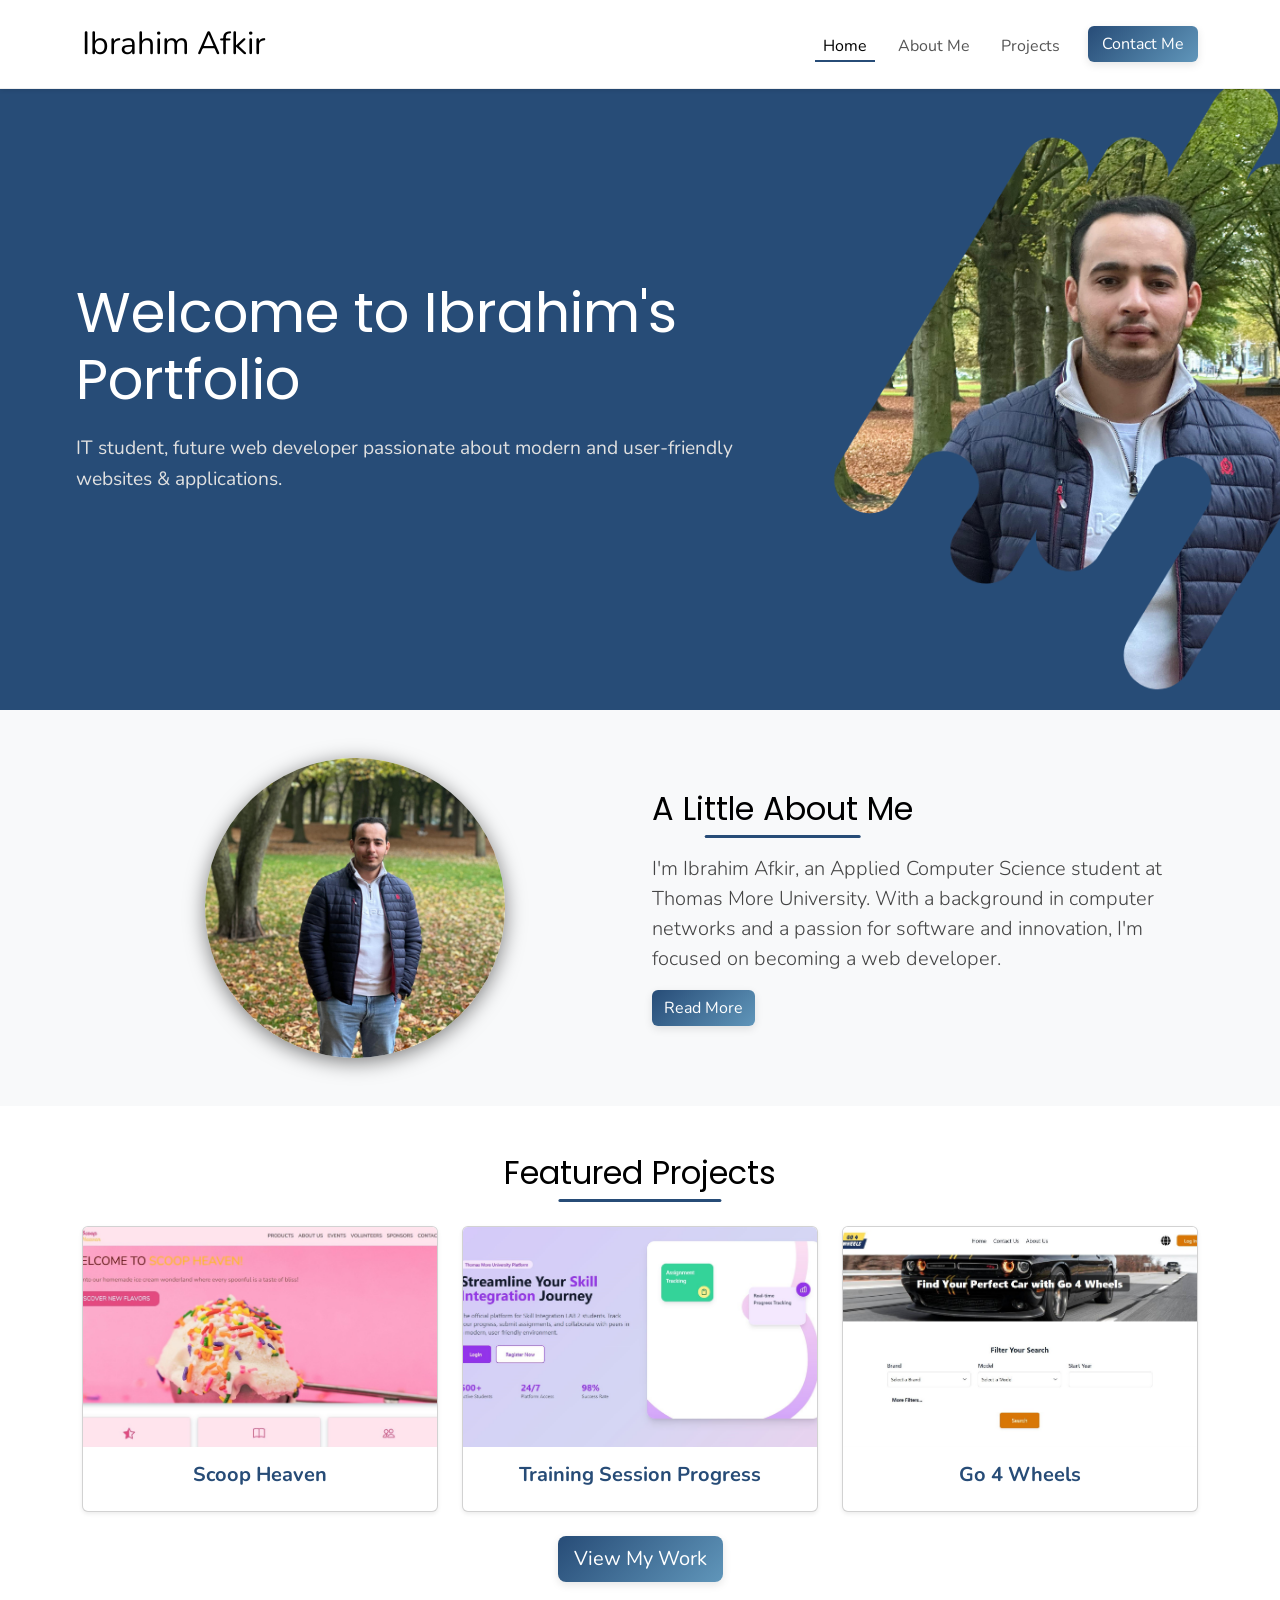
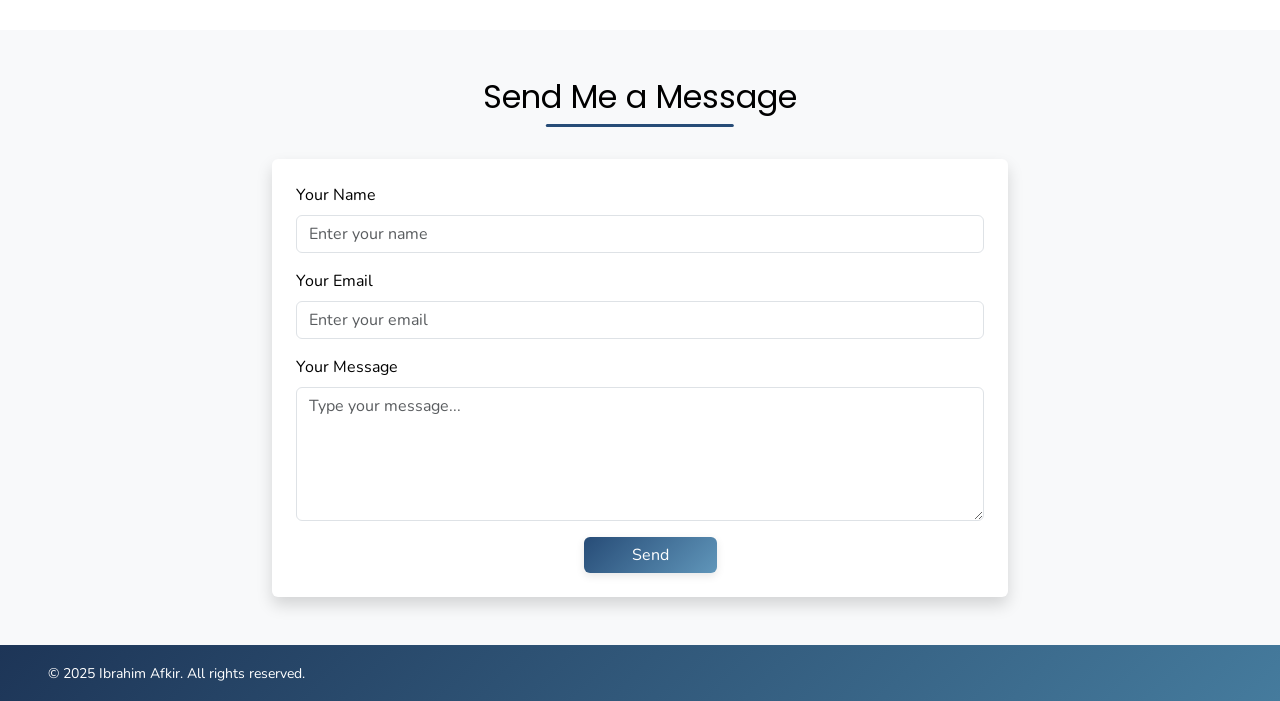
<file: index.html>
<!DOCTYPE html>
<html lang="en">
<head>
  <meta charset="UTF-8">
  <meta name="viewport" content="width=device-width, initial-scale=1">
  <title>Ibrahim's Portfolio</title>
  <link href="https://cdn.jsdelivr.net/npm/bootstrap@5.3.3/dist/css/bootstrap.min.css" rel="stylesheet">
  <link rel="stylesheet" href="css/style.css">
  <link rel="preconnect" href="https://fonts.googleapis.com">
  <link rel="preconnect" href="https://fonts.gstatic.com" crossorigin>
  <link href="https://fonts.googleapis.com/css2?family=Nunito:ital,wght@0,200..1000;1,200..1000&family=Poppins:ital,wght@0,100;0,200;0,300;0,400;0,500;0,600;0,700;0,800;0,900;1,100;1,200;1,300;1,400;1,500;1,600;1,700;1,800;1,900&display=swap" rel="stylesheet">
    <link rel="icon" href="images/favicon-32x32.png" type="image/png">

</head>
<body>

<!-- Navbar -->
<nav class="navbar navbar-expand-lg navbar-light bg-white shadow-sm fixed-top">
  <div class="container">
    <a class="navbar-brand " href="index.html">Ibrahim Afkir
    </a>
    <button class="navbar-toggler" type="button" data-bs-toggle="collapse" data-bs-target="#navbarNav">
      <span class="navbar-toggler-icon"></span>
    </button>
    <div class="collapse navbar-collapse justify-content-end" id="navbarNav">
      <ul class="navbar-nav">
        <li class="nav-item"><a class="nav-link active" href="index.html">Home</a></li>
        <li class="nav-item"><a class="nav-link" href="html/about.html">About Me</a></li>
        <li class="nav-item"><a class="nav-link" href="html/projects.html">Projects</a></li>
        <li class="nav-item">
          <a class=" d-lg-none nav-link" href="html/contact.html">Contact Me</a>
          <a class="btn btn-contact d-none d-lg-block " href="html/contact.html">Contact Me</a>
        </li>

      </ul>
    </div>
  </div>
</nav>

<!-- Hero Section -->
<header class="hero-section ">
  <div class="hero-content container">
    <h1>Welcome to Ibrahim's Portfolio</h1>
    <p>IT student, future web developer passionate about modern and user-friendly websites & applications.</p>
  </div>
</header>


<!-- About Me Preview Section -->
<section class="py-5 bg-light">
  <div class="container">
    <div class="row align-items-center">

      <!-- Image -->
      <div class="col-md-6 text-center mb-4 mb-md-0">
        <img src="images/ibrahim.jpeg" alt="Photo of Ibrahim" class="about-image img-fluid rounded-circle ">
      </div>

      <!-- Text -->
      <div class="col-md-6">
        <h2 class="mb-3 section-title">A Little About Me</h2>
        <p class="lead">
          I'm Ibrahim Afkir, an Applied Computer Science student at Thomas More University. With a background in computer networks and a passion for software and innovation, I'm focused on becoming a web developer.
        </p>

        <a href="html/about.html" class="btn  ">Read More</a>
      </div>

    </div>
  </div>
</section>

<!-- Projects Preview Section -->
<section class="py-5">
  <div class="container text-center">
    <h2 class="mb-4 section-title">Featured Projects</h2>
    <div class="d-none d-md-block">
      <div class="row g-4">
        <!-- Project 1 -->
        <div class="col-md-4">
          <div class="card project-card shadow-sm"        data-bs-toggle="modal"
               data-bs-target="#project4Modal">
            <img src="images/a1.jpg" class="card-img-top project-image" alt="Project 1">
            <div class="card-body d-flex align-items-end justify-content-center">
              <h5 class="card-title text-center">Scoop Heaven</h5>
            </div>
          </div>
        </div>
        <!-- Project 2 -->
        <div class="col-md-4">
          <div class="card project-card shadow-sm" data-bs-toggle="modal"
               data-bs-target="#project2Modal">
            <img src="images/training1.JPG" class="card-img-top project-image" alt="Project 2">
            <div class="card-body d-flex align-items-end justify-content-center">
              <h5 class="card-title text-center">Training Session Progress</h5>
            </div>
          </div>
        </div>
        <!-- Project 3 -->
        <div class="col-md-4">
          <div class="card project-card shadow-sm"        data-bs-toggle="modal"
               data-bs-target="#project3Modal">
            <img src="images/car1.JPG" class="card-img-top project-image" alt="Project 3">
            <div class="card-body d-flex align-items-end justify-content-center">
              <h5 class="card-title text-center">Go 4 Wheels</h5>
            </div>
          </div>
        </div>
      </div>
    </div>

    <div id="mobileProjectsCarousel" class="carousel slide d-md-none" data-bs-ride="carousel" data-bs-interval="4000">
      <div class="carousel-inner">

        <!-- Slide 1 -->
        <div class="carousel-item active">
          <div class="card project-card mx-auto" data-bs-toggle="modal" data-bs-target="#project4Modal"  style="max-width: 90%;">
            <img src="images/a1.jpg" class="card-img-top project-image" alt="Project 1">
            <div class="card-body d-flex align-items-end justify-content-center">
              <h5 class="card-title text-center">Scoop Heaven</h5>
            </div>
          </div>
        </div>

        <!-- Slide 2 -->
        <div class="carousel-item">
          <div class="card project-card mx-auto" data-bs-toggle="modal" data-bs-target="#project2Modal"  style="max-width: 90%;">
            <img src="images/training1.JPG" class="card-img-top project-image" alt="Project 2">
            <div class="card-body d-flex align-items-end justify-content-center">
              <h5 class="card-title text-center">Training Session Progress</h5>
            </div>
          </div>
        </div>

        <!-- Slide 3 -->
        <div class="carousel-item">
          <div class="card project-card mx-auto" data-bs-toggle="modal" data-bs-target="#project3Modal"  style="max-width: 90%;">
            <img src="images/car1.JPG" class="card-img-top project-image" alt="Project 3">
            <div class="card-body d-flex align-items-end justify-content-center">
              <h5 class="card-title text-center">Go 4 Wheels</h5>
            </div>
          </div>
        </div>

      </div>

      <!-- Controls -->
      <button class="carousel-control-prev" type="button" data-bs-target="#mobileProjectsCarousel" data-bs-slide="prev">
        <span class="carousel-control-prev-icon" style="background-color: rgba(0,0,0,0.3); border-radius: 50%;"></span>
      </button>
      <button class="carousel-control-next" type="button" data-bs-target="#mobileProjectsCarousel" data-bs-slide="next">
        <span class="carousel-control-next-icon" style="background-color: rgba(0,0,0,0.3); border-radius: 50%;"></span>
      </button>
    </div>


    <a href="html/projects.html" class="btn  btn-lg mt-4">View My Work</a>
  </div>
</section>


<!-- Contact / Message Me Section -->
<section class="py-5 bg-light" id="contact">
  <div class="container">
    <div class="text-center mb-4">
      <h2 class="section-title">Send Me a Message</h2>
    </div>

    <div class="row justify-content-center">
      <div class="col-md-8">
        <form id="contactForm" class="p-4 shadow rounded bg-white">
          <input type="hidden" name="_captcha" value="false">

          <div class="mb-3">
            <label for="name" class="form-label">Your Name</label>
            <input type="text" name="name" id="name" class="form-control" placeholder="Enter your name" required>
          </div>

          <div class="mb-3">
            <label for="email" class="form-label">Your Email</label>
            <input type="email" name="email" id="email" class="form-control" placeholder="Enter your email" required>
          </div>

          <div class="mb-3">
            <label for="message" class="form-label">Your Message</label>
            <textarea name="message" id="message" rows="5" class="form-control" placeholder="Type your message..." required></textarea>
          </div>

          <div class="text-center">
            <button type="submit" class="btn btn-contact px-5">Send</button>
          </div>
        </form>
      </div>
    </div>
  </div>
</section>

<div class="modal fade" id="project2Modal" tabindex="-1" aria-labelledby="project2ModalLabel" aria-hidden="true">
  <div class="modal-dialog modal-dialog-centered modal-xl">
    <div class="modal-content">
      <div class="modal-header border-0">
        <h4 class="modal-title title" id="project2ModalLabel">Training Session Progress</h4>
        <button type="button" class="btn-close" data-bs-dismiss="modal" aria-label="Close"></button>
      </div>

      <div class="modal-body px-4 pb-4">

        <!-- Image Carousel -->
        <div id="project2Carousel" class="carousel slide mb-4" data-bs-ride="carousel">
          <div class="carousel-inner rounded shadow-sm">
            <div class="carousel-item active">
              <img src="images/training1.JPG" class="d-block w-100 rounded" alt="Training 1">
            </div>
            <div class="carousel-item">
              <img src="images/training2.JPG" class="d-block w-100 rounded" alt="Training 2">
            </div>
            <div class="carousel-item">
              <img src="images/training3.JPG" class="d-block w-100 rounded" alt="Training 3">
            </div>
          </div>
          <button class="carousel-control-prev" type="button" data-bs-target="#project2Carousel" data-bs-slide="prev">
            <span class="carousel-control-prev-icon"></span>
          </button>
          <button class="carousel-control-next" type="button" data-bs-target="#project2Carousel" data-bs-slide="next">
            <span class="carousel-control-next-icon"></span>
          </button>
        </div>

        <!-- Project Info -->
        <div class="bg-light p-4 rounded shadow-sm text-start">
          <h5 class="title mb-3">Description</h5>
          <p>
            This <strong>team project</strong> was developed during our <strong>Skills Integration 2</strong> course.
            The goal was to build an application to track <strong>training sessions</strong> at <strong>Thomas More University</strong>,
            making the collaboration between <strong>students, coaches, coordinators, and clients</strong> smoother — all in one platform.
          </p>

          <h5 class="title mt-4 mb-3"><i class="bi bi-person-workspace"></i> My Contribution</h5>
          <p>
            As the <strong>document lead</strong>, I implemented the <strong>user management CRUD</strong> system for both <strong>coaches and coordinators</strong>,
            worked on <strong>multi-language support</strong>, contributed to design, handled <strong>file uploads</strong>, and participated in the <strong>requirement analysis</strong>.
          </p>

          <h5 class="title mt-4 mb-3"><i class="bi bi-tools"></i> Techniques & Tools Used</h5>
          <div class="mb-2">
            <span class="badge badge-custom me-2 mb-2">Figma</span>
            <span class="badge badge-custom me-2 mb-2">Requirement Analysis</span>
            <span class="badge badge-custom me-2 mb-2">PHP</span>
            <span class="badge badge-custom me-2 mb-2">SQL</span>
            <span class="badge badge-custom me-2 mb-2">Communication</span>
            <span class="badge badge-custom me-2 mb-2">Design</span>

          </div>

          <h5 class="title mt-4 mb-3"><i class="bi bi-lightbulb"></i> What I Learned</h5>
          <p>
            This project helped me significantly improve my <strong>PHP skills</strong>, as well as my <strong>communication</strong> with both clients and my team.
            I also gained experience working on real features like <strong>multi-language systems</strong> and <strong>file handling</strong>.
          </p>
          <h5 class="title mt-4 mb-3">Live Demo</h5>
          <a href="https://skill2.bragi.be/" class="btn   btn-sm" target="_blank">Visit Project</a>
        </div>
      </div>

    </div>
  </div>
</div>
</div>








<!-- Project 3 Modal -->
<div class="modal fade" id="project3Modal" tabindex="-1" aria-labelledby="project3ModalLabel" aria-hidden="true">
  <div class="modal-dialog modal-dialog-centered modal-xl">
    <div class="modal-content">
      <div class="modal-header border-0">
        <h4 class="modal-title title" id="project3ModalLabel">Go 4 Wheels</h4>
        <button type="button" class="btn-close" data-bs-dismiss="modal" aria-label="Close"></button>
      </div>

      <div class="modal-body px-4 pb-4">

        <!-- Image Carousel -->
        <div id="project3Carousel" class="carousel slide mb-4" data-bs-ride="carousel">
          <div class="carousel-inner rounded shadow-sm">
            <div class="carousel-item active">
              <img src="images/car1.JPG" class="d-block w-100 rounded" alt="Go 4 Wheels Screenshot 1">
            </div>
            <div class="carousel-item">
              <img src="images/car2.JPG" class="d-block w-100 rounded" alt="Go 4 Wheels Screenshot 2">
            </div>
            <div class="carousel-item">
              <img src="images/car3.JPG" class="d-block w-100 rounded" alt="Go 4 Wheels Screenshot 3">
            </div>
          </div>
          <button class="carousel-control-prev" type="button" data-bs-target="#project3Carousel" data-bs-slide="prev">
            <span class="carousel-control-prev-icon"></span>
          </button>
          <button class="carousel-control-next" type="button" data-bs-target="#project3Carousel" data-bs-slide="next">
            <span class="carousel-control-next-icon"></span>
          </button>
        </div>

        <!-- Project Info -->
        <div class="bg-light p-4 rounded shadow-sm text-start">
          <h5 class="title mb-3">Description</h5>
          <p>
            This was an individual project for my Web Development course, where I built a car marketplace application called <strong>Go 4 Wheels</strong>. The platform allows users to <strong>buy and sell cars</strong> easily, with a user-friendly interface and key features like car filtering and file uploads. As a car enthusiast, I really enjoyed bringing this concept to life.
          </p>

          <h5 class="title mt-4 mb-3">My Contribution</h5>
          <p>
            I implemented a complete <strong>CRUD system</strong> for car management, built filtering and search features, handled <strong>image uploads and downloads</strong>, and added <strong>multi-language support</strong>. Users can add their own cars and immediately see them listed on the platform.I also implemented a <strong>messaging section</strong> where users can send messages to car owners directly through the application.
          </p>

          <h5 class="title mt-4 mb-3">Techniques & Tools Used</h5>
          <div class="mb-2">
            <span class="badge badge-custom me-2 mb-2">PHP</span>
            <span class="badge badge-custom me-2 mb-2">Laravel</span>
            <span class="badge badge-custom me-2 mb-2">Livewire</span>
            <span class="badge badge-custom me-2 mb-2">Tailwind CSS</span>
            <span class="badge badge-custom  me-2 mb-2">Alpine.js</span>
          </div>

          <h5 class="title mt-4 mb-3">What I Learned</h5>
          <p>
            This was my first experience with PHP and Laravel. I learned how to build a dynamic web application from scratch, manage data using a database, and offer a smooth user experience with modern tools and styling. It helped me understand full-stack development much better.
          </p>

        </div>

      </div>
    </div>
  </div>
</div>

<!-- Project 4 Modal -->
<div class="modal fade" id="project4Modal" tabindex="-1" aria-labelledby="project4ModalLabel" aria-hidden="true">
  <div class="modal-dialog modal-dialog-centered modal-xl">
    <div class="modal-content">
      <div class="modal-header border-0">
        <h4 class="modal-title title" id="project4ModalLabel">Scoop Heaven</h4>
        <button type="button" class="btn-close" data-bs-dismiss="modal" aria-label="Close"></button>
      </div>

      <div class="modal-body px-4 pb-4">

        <!-- Image Carousel -->
        <div id="project4Carousel" class="carousel slide mb-4" data-bs-ride="carousel">
          <div class="carousel-inner rounded shadow-sm">
            <div class="carousel-item active">
              <img src="images/a1.jpg" class="d-block w-100 rounded" alt="Scoop Heaven Design 1">
            </div>
            <div class="carousel-item">
              <img src="images/a5.jpg" class="d-block w-100 rounded" alt="Scoop Heaven Design 2">
            </div>
            <div class="carousel-item">
              <img src="images/b2.jpg" class="d-block w-100 rounded" alt="Scoop Heaven Design 3">
            </div>
          </div>
          <button class="carousel-control-prev" type="button" data-bs-target="#project4Carousel" data-bs-slide="prev">
            <span class="carousel-control-prev-icon"></span>
          </button>
          <button class="carousel-control-next" type="button" data-bs-target="#project4Carousel" data-bs-slide="next">
            <span class="carousel-control-next-icon"></span>
          </button>
        </div>

        <!-- Project Info -->
        <div class="bg-light p-4 rounded shadow-sm text-start">
          <h5 class="title mb-3">Description</h5>
          <p>
            This was a <strong>full-stack team project</strong> for a fictional ice cream shop that wanted to launch its own website.
            I helped develop both the frontend and backend of the application.
          </p>

          <h5 class="title mt-4 mb-3">My Contribution</h5>
          <p>
            I designed the <strong>homepage</strong> using <strong>Bootstrap</strong> and <strong>SCSS</strong>, and also created two full pages independently:
            a <strong>Flavors</strong> page and an <strong>About Us</strong> page with a <strong>review section</strong> for customer feedback.
          </p>

          <h5 class="title mt-4 mb-3">Techniques & Tools Used</h5>
          <div class="mb-2">
            <span class="badge badge-custom me-2 mb-2">HTML</span>
            <span class="badge badge-custom me-2 mb-2">CSS</span>
            <span class="badge badge-custom me-2 mb-2">SCSS</span>
            <span class="badge badge-custom me-2 mb-2">Bootstrap</span>
            <span class="badge badge-custom me-2 mb-2">JavaScript</span>
            <span class="badge badge-custom me-2 mb-2">Python</span>
            <span class="badge badge-custom me-2 mb-2">Netlify</span>
          </div>

          <h5 class="title mt-4 mb-3">What I Learned</h5>
          <p>
            This project helped me grow my <strong>backend skills</strong>, gain experience in <strong>SCSS</strong> styling, and
            improve my <strong>team collaboration</strong> by managing individual responsibilities in a group setting.
          </p>
        </div>
      </div>
    </div>
  </div>
</div>








<!-- Footer -->
<footer class="px-5 py-3 ">
  <small>&copy; 2025 Ibrahim Afkir. All rights reserved.</small>
</footer>


<script src="https://cdn.jsdelivr.net/npm/bootstrap@5.3.3/dist/js/bootstrap.bundle.min.js"></script>
<script>
  document.getElementById('contactForm').addEventListener('submit', function (e) {
    e.preventDefault();

    const formData = new FormData(this);

    fetch("https://formsubmit.co/ajax/brahim-afkir@hotmail.com", {
      method: "POST",
      body: formData
    })
            .then(response => {
              if (response.ok) {
                const modal = new bootstrap.Modal(document.getElementById('successModal'));
                modal.show();
                this.reset();
              } else {
                alert("Oops! Something went wrong.");
              }
            })
            .catch(error => alert("Error: " + error));
  });
</script>
<!-- Success Modal -->
<div class="modal fade" id="successModal" tabindex="-1" aria-labelledby="successModalLabel" aria-hidden="true">
  <div class="modal-dialog modal-dialog-centered">
    <div class="modal-content text-center p-4">
      <div class="modal-header border-0">
        <h5 class="modal-title w-100" id="successModalLabel">🎉 Message Sent</h5>
        <button type="button" class="btn-close" data-bs-dismiss="modal" aria-label="Close"></button>
      </div>
      <div class="modal-body">
        <p class="fs-5">Thank you! Your message has been sent successfully.</p>
        <button type="button" class="btn btn-contact mt-3 px-4" data-bs-dismiss="modal">Close</button>
      </div>
    </div>
  </div>
</div>

<script>
  window.addEventListener('scroll', function() {
    const navbar = document.querySelector('.navbar');
    if (window.scrollY > 50) {
      navbar.classList.add('scrolled');
    } else {
      navbar.classList.remove('scrolled');
    }
  });
</script>


</body>
</html>
</file>
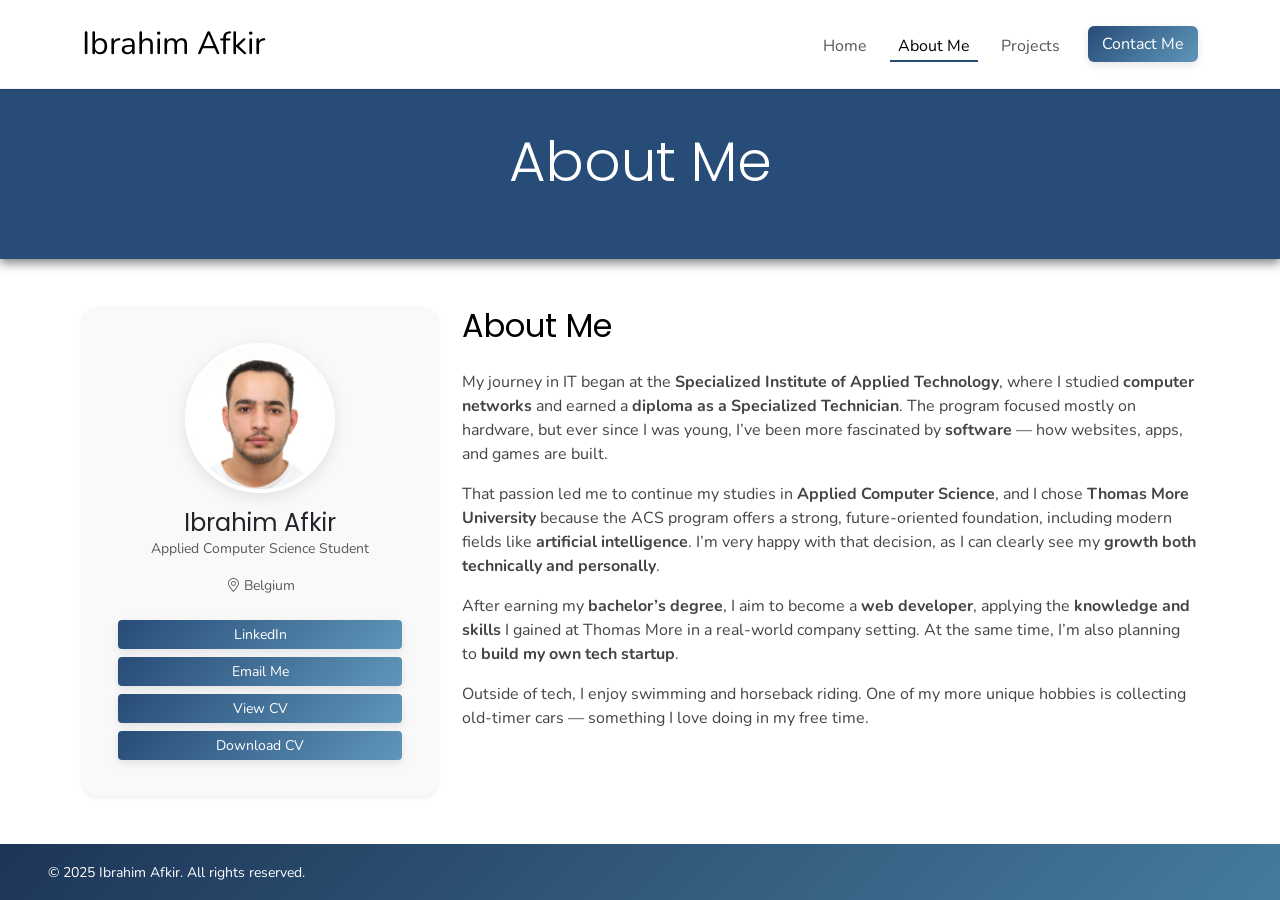
<file: html/about.html>
<!DOCTYPE html>
<html lang="en">
<head>
    <meta charset="UTF-8">
    <meta name="viewport" content="width=device-width, initial-scale=1">
    <title>About Me - Ibrahim Afkir</title>
    <link href="https://cdn.jsdelivr.net/npm/bootstrap@5.3.3/dist/css/bootstrap.min.css" rel="stylesheet">
    <link href="https://cdn.jsdelivr.net/npm/bootstrap-icons@1.10.5/font/bootstrap-icons.css" rel="stylesheet">
    <link rel="preconnect" href="https://fonts.googleapis.com">
    <link rel="preconnect" href="https://fonts.gstatic.com" crossorigin>
    <link href="https://fonts.googleapis.com/css2?family=Nunito:ital,wght@0,200..1000;1,200..1000&family=Poppins:ital,wght@0,100;0,200;0,300;0,400;0,500;0,600;0,700;0,800;0,900;1,100;1,200;1,300;1,400;1,500;1,600;1,700;1,800;1,900&display=swap" rel="stylesheet">
    <link rel="stylesheet" href="../css/style.css">
</head>
<body>

<!-- Navbar -->
<nav class="navbar navbar-expand-lg navbar-light bg-white shadow-sm fixed-top">
    <div class="container">
        <a class="navbar-brand " href="../index.html">Ibrahim Afkir
        </a>
        <button class="navbar-toggler" type="button" data-bs-toggle="collapse" data-bs-target="#navbarNav">
            <span class="navbar-toggler-icon"></span>
        </button>
        <div class="collapse navbar-collapse justify-content-end" id="navbarNav">
            <ul class="navbar-nav">
                <li class="nav-item"><a class="nav-link " href="../index.html">Home</a></li>
                <li class="nav-item"><a class="nav-link active" href="about.html">About Me</a></li>
                <li class="nav-item"><a class="nav-link" href="projects.html">Projects</a></li>
                <li class="nav-item">
                    <a class=" d-lg-none nav-link" href="contact.html">Contact Me</a>
                    <a class="btn btn-contact d-none d-lg-block " href="contact.html">Contact Me</a>
                </li>

            </ul>
        </div>
    </div>
</nav>

<!-- Hero Section -->
<section class="py-5 text-center bg-light  about-hero">
    <div class="container">
        <h1 class="display-4  mb-3">About Me</h1>
    </div>
</section>

<!-- About Section -->
<section class="py-5">
    <div class="container">
        <div class="row align-items-start">

            <!-- Left Card -->
            <div class="col-md-4 mb-4 mb-md-0">
                <div class="card profile-card shadow-sm border-0">
                    <div class="card-body text-center">
                        <img src="../images/ibrahimpic.png" alt="Photo of Ibrahim" class="profile-img mb-3">
                        <h4 class="card-title mb-0">Ibrahim Afkir</h4>
                        <p class="text-muted small mb-3">Applied Computer Science Student</p>
                        <p class="text-muted small"><i class="bi bi-geo-alt"></i> Belgium</p>

                        <div class="d-grid gap-2 mt-4">
                            <a href="https://www.linkedin.com/in/ibrahim-afkir/" target="_blank" class="btn btn-outline-primary btn-sm">LinkedIn</a>
                            <a href="mailto:Brahim-Afkir@hotmail.com" class="btn btn-outline-secondary btn-sm">Email Me</a>
                            <a href="../docs/AFKIR%20IBRAHIM-%20CV.pdf%20(7).pdf" target="_blank" class="btn btn-outline-dark btn-sm">View CV</a>
                            <a href="../docs/AFKIR%20IBRAHIM-%20CV.pdf%20(7).pdf" download class="btn btn-outline-success btn-sm">Download CV</a>
                        </div>

                    </div>
                </div>
            </div>


            <!-- Right About Me Text -->
                <div class="col-md-8">
                    <h2 class="mb-4">About Me</h2>
                    <p>
                        My journey in IT began at the <strong>Specialized Institute of Applied Technology</strong>, where I studied <strong>computer networks</strong> and earned a <strong>diploma as a Specialized Technician</strong>.
                        The program focused mostly on hardware, but ever since I was young, I’ve been more fascinated by <strong>software</strong> — how websites, apps, and games are built.
                    </p>
                    <p>
                        That passion led me to continue my studies in <strong>Applied Computer Science</strong>, and I chose <strong>Thomas More University</strong> because the ACS program offers a strong, future-oriented foundation, including modern fields like <strong>artificial intelligence</strong>.
                        I’m very happy with that decision, as I can clearly see my <strong>growth both technically and personally</strong>.
                    </p>
                    <p>
                        After earning my <strong>bachelor’s degree</strong>, I aim to become a <strong>web developer</strong>, applying the <strong>knowledge and skills</strong> I gained at Thomas More in a real-world company setting.
                        At the same time, I’m also planning to <strong>build my own tech startup</strong>.
                    </p>
                    <p>
                        Outside of tech, I enjoy swimming and horseback riding. One of my more unique hobbies is collecting old-timer cars — something I love doing in my free time.
                    </p>
                </div>

            </div>

        </div>

</section>


<!-- Footer -->
<footer class="px-5 py-3 ">
    <small>&copy; 2025 Ibrahim Afkir. All rights reserved.</small>
</footer>

<script src="https://cdn.jsdelivr.net/npm/bootstrap@5.3.3/dist/js/bootstrap.bundle.min.js"></script>
<script>
    window.addEventListener('scroll', function() {
        const navbar = document.querySelector('.navbar');
        if (window.scrollY > 50) {
            navbar.classList.add('scrolled');
        } else {
            navbar.classList.remove('scrolled');
        }
    });
</script>
</body>
</html>
</file>
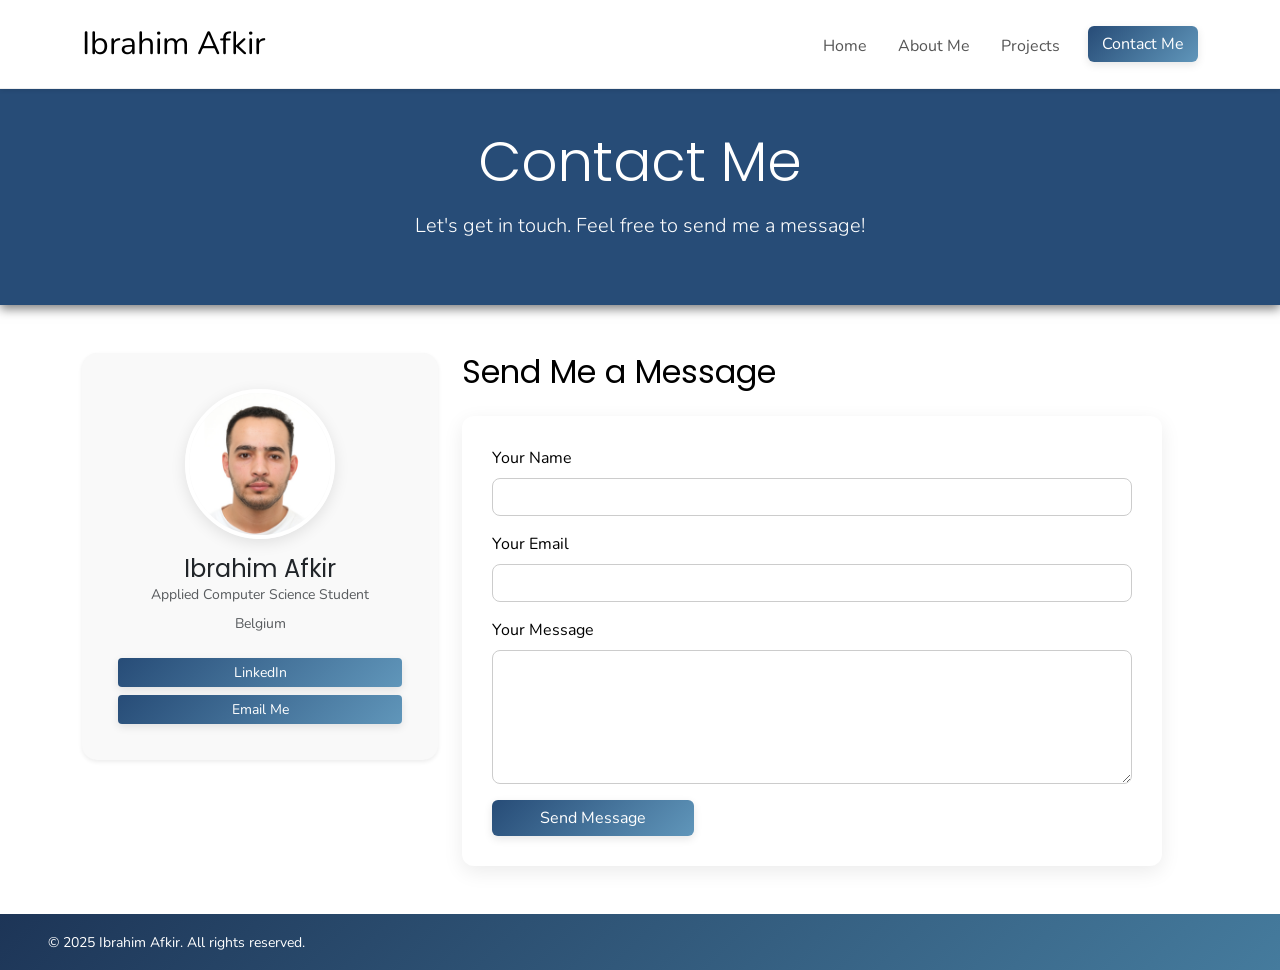
<file: html/contact.html>
<!DOCTYPE html>
<html lang="en">
<head>
    <meta charset="UTF-8">
    <meta name="viewport" content="width=device-width, initial-scale=1">
    <title>Contact Me - Ibrahim Afkir</title>
    <link href="https://cdn.jsdelivr.net/npm/bootstrap@5.3.3/dist/css/bootstrap.min.css" rel="stylesheet">
    <link rel="stylesheet" href="../css/style.css">
    <link rel="preconnect" href="https://fonts.googleapis.com">
    <link rel="preconnect" href="https://fonts.gstatic.com" crossorigin>
    <link href="https://fonts.googleapis.com/css2?family=Nunito:ital,wght@0,200..1000;1,200..1000&family=Poppins:ital,wght@0,100;0,200;0,300;0,400;0,500;0,600;0,700;0,800;0,900;1,100;1,200;1,300;1,400;1,500;1,600;1,700;1,800;1,900&display=swap" rel="stylesheet">
</head>
<body>

<!-- Navbar -->
<nav class="navbar navbar-expand-lg navbar-light bg-white shadow-sm fixed-top">
    <div class="container">
        <a class="navbar-brand " href="../index.html">Ibrahim Afkir
        </a>
        <button class="navbar-toggler" type="button" data-bs-toggle="collapse" data-bs-target="#navbarNav">
            <span class="navbar-toggler-icon"></span>
        </button>
        <div class="collapse navbar-collapse justify-content-end" id="navbarNav">
            <ul class="navbar-nav">
                <li class="nav-item"><a class="nav-link " href="../index.html">Home</a></li>
                <li class="nav-item"><a class="nav-link" href="about.html">About Me</a></li>
                <li class="nav-item"><a class="nav-link" href="projects.html">Projects</a></li>
                <li class="nav-item">
                    <a class=" d-lg-none nav-link active" href="contact.html">Contact Me</a>
                    <a class="btn btn-contact d-none d-lg-block " href="contact.html">Contact Me</a>
                </li>

            </ul>
        </div>
    </div>
</nav>
<!-- Hero Section -->
<section class="py-5 text-center bg-light about-hero">
    <div class="container">
        <h1 class="display-4  mb-3">Contact Me</h1>
        <p class="lead">Let's get in touch. Feel free to send me a message!</p>
    </div>
</section>


<!-- Contact Section -->
<section class="py-5">
    <div class="container">
        <div class="row align-items-start">

            <!-- Left Card -->
            <div class="col-md-4 mb-4 mb-md-0">
                <div class="card profile-card shadow-sm border-0">
                    <div class="card-body text-center">
                        <img src="../images/ibrahimpic.png" alt="Photo of Ibrahim" class="profile-img mb-3">
                        <h4 class="card-title mb-0">Ibrahim Afkir</h4>
                        <p class="text-muted small mb-2">Applied Computer Science Student</p>
                        <p class="text-muted small"><i class="bi bi-geo-alt"></i> Belgium</p>

                        <div class="d-grid gap-2 mt-4">
                            <a href="https://www.linkedin.com/in/your-profile-link" target="_blank" class="btn btn-outline-primary btn-sm">LinkedIn</a>
                            <a href="mailto:your.email@example.com" class="btn btn-outline-secondary btn-sm">Email Me</a>
                        </div>
                    </div>
                </div>
            </div>

            <!-- Right Contact Form -->
            <div class="col-md-8">
                <h2 class="mb-4">Send Me a Message</h2>
                <form id="contactForm" class="contact-form">
                    <input type="hidden" name="_captcha" value="false">

                    <div class="mb-3">
                        <label for="name" class="form-label">Your Name</label>
                        <input type="text" name="name" id="name" class="form-control" required>
                    </div>

                    <div class="mb-3">
                        <label for="email" class="form-label">Your Email</label>
                        <input type="email" name="email" id="email" class="form-control" required>
                    </div>

                    <div class="mb-3">
                        <label for="message" class="form-label">Your Message</label>
                        <textarea name="message" id="message" rows="5" class="form-control" required></textarea>
                    </div>

                    <div class="text-center text-md-start">
                        <button type="submit" class="btn btn-primary px-5">Send Message</button>
                    </div>
                </form>
            </div>

        </div>
    </div>
</section>


<!-- Footer -->
<footer class="px-5 py-3 ">
    <small>&copy; 2025 Ibrahim Afkir. All rights reserved.</small>
</footer>

<script src="https://cdn.jsdelivr.net/npm/bootstrap@5.3.3/dist/js/bootstrap.bundle.min.js"></script>
<script>
    window.addEventListener('scroll', function() {
        const navbar = document.querySelector('.navbar');
        if (window.scrollY > 50) {
            navbar.classList.add('scrolled');
        } else {
            navbar.classList.remove('scrolled');
        }
    });
</script>
<script>
    document.getElementById('contactForm').addEventListener('submit', function (e) {
        e.preventDefault();

        const formData = new FormData(this);

        fetch("https://formsubmit.co/ajax/brahim-afkir@hotmail.com", {
            method: "POST",
            body: formData
        })
            .then(response => {
                if (response.ok) {
                    const modal = new bootstrap.Modal(document.getElementById('successModal'));
                    modal.show();
                    this.reset();
                } else {
                    alert("Oops! Something went wrong.");
                }
            })
            .catch(error => alert("Error: " + error));
    });
</script>
<!-- Success Modal -->
<div class="modal fade" id="successModal" tabindex="-1" aria-labelledby="successModalLabel" aria-hidden="true">
    <div class="modal-dialog modal-dialog-centered">
        <div class="modal-content text-center p-4">
            <div class="modal-header border-0">
                <h5 class="modal-title w-100" id="successModalLabel">🎉 Message Sent</h5>
                <button type="button" class="btn-close" data-bs-dismiss="modal" aria-label="Close"></button>
            </div>
            <div class="modal-body">
                <p class="fs-5">Thank you! Your message has been sent successfully.</p>
                <button type="button" class="btn btn-contact mt-3 px-4" data-bs-dismiss="modal">Close</button>
            </div>
        </div>
    </div>
</div>

</body>
</html>
</file>
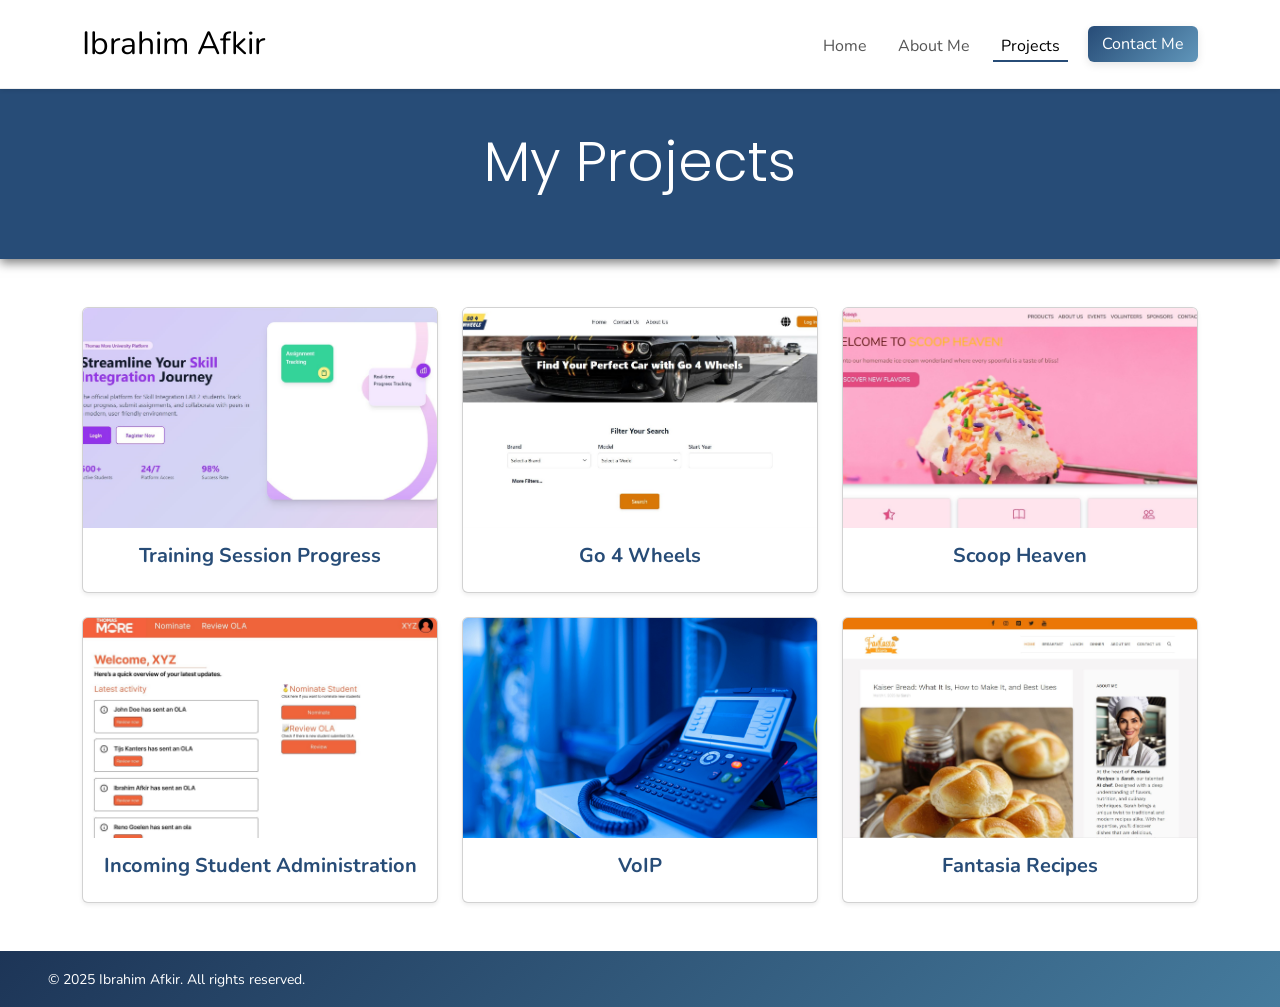
<file: html/projects.html>
<!DOCTYPE html>
<html lang="en">
<head>
    <meta charset="UTF-8">
    <meta name="viewport" content="width=device-width, initial-scale=1">
    <title>My Projects - Ibrahim Afkir</title>
    <link href="https://cdn.jsdelivr.net/npm/bootstrap@5.3.3/dist/css/bootstrap.min.css" rel="stylesheet">
    <link rel="stylesheet" href="../css/style.css">
    <link rel="preconnect" href="https://fonts.googleapis.com">
    <link rel="preconnect" href="https://fonts.gstatic.com" crossorigin>
    <link href="https://fonts.googleapis.com/css2?family=Nunito:ital,wght@0,200..1000;1,200..1000&family=Poppins:ital,wght@0,100;0,200;0,300;0,400;0,500;0,600;0,700;0,800;0,900;1,100;1,200;1,300;1,400;1,500;1,600;1,700;1,800;1,900&display=swap" rel="stylesheet">
</head>
<body>

<!-- Navbar -->
<nav class="navbar navbar-expand-lg navbar-light bg-white shadow-sm fixed-top">
    <div class="container">
        <a class="navbar-brand " href="../index.html">Ibrahim Afkir
        </a>
        <button class="navbar-toggler" type="button" data-bs-toggle="collapse" data-bs-target="#navbarNav">
            <span class="navbar-toggler-icon"></span>
        </button>
        <div class="collapse navbar-collapse justify-content-end" id="navbarNav">
            <ul class="navbar-nav">
                <li class="nav-item"><a class="nav-link " href="../index.html">Home</a></li>
                <li class="nav-item"><a class="nav-link" href="about.html">About Me</a></li>
                <li class="nav-item"><a class="nav-link active" href="projects.html">Projects</a></li>
                <li class="nav-item">
                    <a class=" d-lg-none nav-link" href="contact.html">Contact Me</a>
                    <a class="btn btn-contact d-none d-lg-block " href="contact.html">Contact Me</a>
                </li>

            </ul>
        </div>
    </div>
</nav>
<!-- Hero Section -->
<section class="py-5 text-center bg-light  about-hero">
    <div class="container">
        <h1 class="display-4  mb-3">My Projects</h1>
    </div>
</section>

<!-- Projects Section -->
<section class="py-5">
    <div class="container text-center">

        <div class="row g-4">




            <!-- Project 2 -->
            <div class="col-md-4">
                <div class="card project-card shadow-sm" data-bs-toggle="modal" data-bs-target="#project2Modal">
                    <img src="../images/training1.JPG" class="card-img-top project-image" alt="Training Session Progress">
                    <div class="card-body">
                        <h5 class="card-title">Training Session Progress</h5>
                    </div>
                </div>
            </div>

            <!-- Project 3 -->
            <div class="col-md-4">
                <div class="card project-card shadow-sm" data-bs-toggle="modal" data-bs-target="#project3Modal">
                    <img src="../images/car1.JPG" class="card-img-top project-image" alt="Go 4 Wheels">
                    <div class="card-body">
                        <h5 class="card-title">Go 4 Wheels</h5>
                    </div>
                </div>
            </div>

            <!-- Project 4 -->

            <div class="col-md-4">
                <div class="card project-card shadow-sm" data-bs-toggle="modal" data-bs-target="#project4Modal">
                    <img src="../images/a1.jpg" class="card-img-top project-image" alt="Go 4 Wheels">
                    <div class="card-body">
                        <h5 class="card-title">Scoop Heaven</h5>
                    </div>
                </div>
            </div>
            <!-- Project 1 -->
            <div class="col-md-4">
                <div class="card project-card shadow-sm" data-bs-toggle="modal" data-bs-target="#project1Modal">
                    <img src="../images/figma.JPG" class="card-img-top project-image" alt="Incoming Student Administration">
                    <div class="card-body">
                        <h5 class="card-title">Incoming Student Administration</h5>
                    </div>
                </div>
            </div>

            <!-- Project 5 -->

            <div class="col-md-4">
                <div class="card project-card shadow-sm" data-bs-toggle="modal" data-bs-target="#project5Modal">
                    <img src="../images/pexels-cookiecutter-17636234.jpg" class="card-img-top project-image" alt="Incoming Student Administration">
                    <div class="card-body">
                        <h5 class="card-title">VoIP</h5>
                    </div>
                </div>
            </div>


            <!-- Project 6 -->
            <div class="col-md-4">
                <div class="card project-card shadow-sm" data-bs-toggle="modal" data-bs-target="#project6Modal">
                    <img src="../images/fantasia1.JPG" class="card-img-top project-image" alt="Training Session Progress">
                    <div class="card-body">
                        <h5 class="card-title">Fantasia Recipes</h5>
                    </div>
                </div>
            </div>



        </div>
    </div>
</section>

<!-- Project Modal -->
<!-- Project 1 Modal -->
<div class="modal fade" id="project1Modal" tabindex="-1" aria-labelledby="project1ModalLabel" aria-hidden="true">
    <div class="modal-dialog modal-dialog-centered modal-xl">
        <div class="modal-content">
            <div class="modal-header border-0">
                <h4 class="modal-title title" id="project1ModalLabel">International Student Administration</h4>
                <button type="button" class="btn-close" data-bs-dismiss="modal" aria-label="Close"></button>
            </div>

            <div class="modal-body px-4 pb-4">

                <!-- Image Carousel -->
                <div id="project1Carousel" class="carousel slide mb-4" data-bs-ride="carousel">
                    <div class="carousel-inner rounded shadow-sm">
                        <div class="carousel-item active">
                            <img src="../images/figma.JPG" class="d-block w-100 rounded" alt="Figma Design 1">
                        </div>
                        <div class="carousel-item">
                            <img src="../images/figma2.JPG" class="d-block w-100 rounded" alt="Figma Design 2">
                        </div>
                        <div class="carousel-item">
                            <img src="../images/figma3.JPG" class="d-block w-100 rounded" alt="Figma Design 3">
                        </div>
                    </div>
                    <button class="carousel-control-prev" type="button" data-bs-target="#project1Carousel" data-bs-slide="prev">
                        <span class="carousel-control-prev-icon"></span>
                    </button>
                    <button class="carousel-control-next" type="button" data-bs-target="#project1Carousel" data-bs-slide="next">
                        <span class="carousel-control-next-icon"></span>
                    </button>
                </div>

                <!-- Project Info -->
                <div class="bg-light p-4 rounded shadow-sm text-start">
                    <h5 class="title mb-3">Description</h5>
                    <p>
                        This proof-of-concept project was part of our <strong>Skills Integration 2</strong> course. Our goal was to help <strong>Thomas More University</strong> simplify the admission process for <strong>incoming students</strong> and support coordinators in managing their workflow more efficiently.
                    </p>

                    <h5 class="title mt-4 mb-3"><i class="bi bi-person-workspace"></i> My Contribution</h5>
                    <p>
                        I collaborated with the team to perform <strong>requirement analysis</strong> with the client, created <strong>use case models</strong> and <strong>descriptions</strong>, and participated in designing the prototype using <strong>Figma</strong>.
                    </p>

                    <h5 class= " title mt-4 mb-3"><i class="bi bi-tools"></i> Techniques & Tools Used</h5>
                    <div class="mb-2">
                        <span class="badge badge-custom me-2 mb-2">Requirement Analysis</span>
                        <span class="badge badge-custom me-2 mb-2">Figma</span>
                        <span class="badge badge-custom me-2 mb-2">Design</span>
                        <span class="badge badge-custom me-2 mb-2">Communication</span>
                    </div>

                    <h5 class="title mt-4 mb-3"><i class="bi bi-lightbulb"></i> What I Learned</h5>
                    <p>
                        This was my first time working directly with a client. I learned how to communicate professionally, understand client expectations, and improve my <strong>teamwork and collaboration</strong> skills throughout the project.
                    </p>
                </div>

            </div>
        </div>
    </div>
</div>
<!-- Project 2 Modal -->
<div class="modal fade" id="project2Modal" tabindex="-1" aria-labelledby="project2ModalLabel" aria-hidden="true">
    <div class="modal-dialog modal-dialog-centered modal-xl">
        <div class="modal-content">
            <div class="modal-header border-0">
                <h4 class="modal-title title" id="project2ModalLabel">Training Session Progress</h4>
                <button type="button" class="btn-close" data-bs-dismiss="modal" aria-label="Close"></button>
            </div>

            <div class="modal-body px-4 pb-4">

                <!-- Image Carousel -->
                <div id="project2Carousel" class="carousel slide mb-4" data-bs-ride="carousel">
                    <div class="carousel-inner rounded shadow-sm">
                        <div class="carousel-item active">
                            <img src="../images/training1.JPG" class="d-block w-100 rounded" alt="Training 1">
                        </div>
                        <div class="carousel-item">
                            <img src="../images/training2.JPG" class="d-block w-100 rounded" alt="Training 2">
                        </div>
                        <div class="carousel-item">
                            <img src="../images/training3.JPG" class="d-block w-100 rounded" alt="Training 3">
                        </div>
                    </div>
                    <button class="carousel-control-prev" type="button" data-bs-target="#project2Carousel" data-bs-slide="prev">
                        <span class="carousel-control-prev-icon"></span>
                    </button>
                    <button class="carousel-control-next" type="button" data-bs-target="#project2Carousel" data-bs-slide="next">
                        <span class="carousel-control-next-icon"></span>
                    </button>
                </div>

                <!-- Project Info -->
                <div class="bg-light p-4 rounded shadow-sm text-start">
                    <h5 class="title mb-3">Description</h5>
                    <p>
                        This <strong>team project</strong> was developed during our <strong>Skills Integration 2</strong> course.
                        The goal was to build an application to track <strong>training sessions</strong> at <strong>Thomas More University</strong>,
                        making the collaboration between <strong>students, coaches, coordinators, and clients</strong> smoother — all in one platform.
                    </p>

                    <h5 class="title mt-4 mb-3"><i class="bi bi-person-workspace"></i> My Contribution</h5>
                    <p>
                        As the <strong>document lead</strong>, I implemented the <strong>user management CRUD</strong> system for both <strong>coaches and coordinators</strong>,
                        worked on <strong>multi-language support</strong>, contributed to design, handled <strong>file uploads</strong>, and participated in the <strong>requirement analysis</strong>.
                    </p>

                    <h5 class="title mt-4 mb-3"><i class="bi bi-tools"></i> Techniques & Tools Used</h5>
                    <div class="mb-2">
                        <span class="badge badge-custom me-2 mb-2">Figma</span>
                        <span class="badge badge-custom me-2 mb-2">Requirement Analysis</span>
                        <span class="badge badge-custom me-2 mb-2">PHP</span>
                        <span class="badge badge-custom me-2 mb-2">SQL</span>
                        <span class="badge badge-custom me-2 mb-2">Communication</span>
                        <span class="badge badge-custom me-2 mb-2">Design</span>

                    </div>

                    <h5 class="title mt-4 mb-3"><i class="bi bi-lightbulb"></i> What I Learned</h5>
                    <p>
                        This project helped me significantly improve my <strong>PHP skills</strong>, as well as my <strong>communication</strong> with both clients and my team.
                        I also gained experience working on real features like <strong>multi-language systems</strong> and <strong>file handling</strong>.
                    </p>
                    <h5 class="title mt-4 mb-3">Live Demo</h5>
                    <a href="https://skill2.bragi.be/" class="btn   btn-sm" target="_blank">Visit Project</a>
                </div>
                </div>

            </div>
        </div>
    </div>
</div>








<!-- Project 3 Modal -->
<div class="modal fade" id="project3Modal" tabindex="-1" aria-labelledby="project3ModalLabel" aria-hidden="true">
    <div class="modal-dialog modal-dialog-centered modal-xl">
        <div class="modal-content">
            <div class="modal-header border-0">
                <h4 class="modal-title title" id="project3ModalLabel">Go 4 Wheels</h4>
                <button type="button" class="btn-close" data-bs-dismiss="modal" aria-label="Close"></button>
            </div>

            <div class="modal-body px-4 pb-4">

                <!-- Image Carousel -->
                <div id="project3Carousel" class="carousel slide mb-4" data-bs-ride="carousel">
                    <div class="carousel-inner rounded shadow-sm">
                        <div class="carousel-item active">
                            <img src="../images/car1.JPG" class="d-block w-100 rounded" alt="Go 4 Wheels Screenshot 1">
                        </div>
                        <div class="carousel-item">
                            <img src="../images/car2.JPG" class="d-block w-100 rounded" alt="Go 4 Wheels Screenshot 2">
                        </div>
                        <div class="carousel-item">
                            <img src="../images/car3.JPG" class="d-block w-100 rounded" alt="Go 4 Wheels Screenshot 3">
                        </div>
                    </div>
                    <button class="carousel-control-prev" type="button" data-bs-target="#project3Carousel" data-bs-slide="prev">
                        <span class="carousel-control-prev-icon"></span>
                    </button>
                    <button class="carousel-control-next" type="button" data-bs-target="#project3Carousel" data-bs-slide="next">
                        <span class="carousel-control-next-icon"></span>
                    </button>
                </div>

                <!-- Project Info -->
                <div class="bg-light p-4 rounded shadow-sm text-start">
                    <h5 class="title mb-3">Description</h5>
                    <p>
                        This was an individual project for my Web Development course, where I built a car marketplace application called <strong>Go 4 Wheels</strong>. The platform allows users to <strong>buy and sell cars</strong> easily, with a user-friendly interface and key features like car filtering and file uploads. As a car enthusiast, I really enjoyed bringing this concept to life.
                    </p>

                    <h5 class="title mt-4 mb-3">My Contribution</h5>
                    <p>
                        I implemented a complete <strong>CRUD system</strong> for car management, built filtering and search features, handled <strong>image uploads and downloads</strong>, and added <strong>multi-language support</strong>. Users can add their own cars and immediately see them listed on the platform.I also implemented a <strong>messaging section</strong> where users can send messages to car owners directly through the application.
                    </p>

                    <h5 class="title mt-4 mb-3">Techniques & Tools Used</h5>
                    <div class="mb-2">
                        <span class="badge badge-custom me-2 mb-2">PHP</span>
                        <span class="badge badge-custom me-2 mb-2">Laravel</span>
                        <span class="badge badge-custom me-2 mb-2">Livewire</span>
                        <span class="badge badge-custom me-2 mb-2">Tailwind CSS</span>
                        <span class="badge badge-custom  me-2 mb-2">Alpine.js</span>
                    </div>

                    <h5 class="title mt-4 mb-3">What I Learned</h5>
                    <p>
                        This was my first experience with PHP and Laravel. I learned how to build a dynamic web application from scratch, manage data using a database, and offer a smooth user experience with modern tools and styling. It helped me understand full-stack development much better.
                    </p>

                </div>

            </div>
        </div>
    </div>
</div>

<!-- Project 4 Modal -->
<div class="modal fade" id="project4Modal" tabindex="-1" aria-labelledby="project4ModalLabel" aria-hidden="true">
    <div class="modal-dialog modal-dialog-centered modal-xl">
        <div class="modal-content">
            <div class="modal-header border-0">
                <h4 class="modal-title title" id="project4ModalLabel">Scoop Heaven</h4>
                <button type="button" class="btn-close" data-bs-dismiss="modal" aria-label="Close"></button>
            </div>

            <div class="modal-body px-4 pb-4">

                <!-- Image Carousel -->
                <div id="project4Carousel" class="carousel slide mb-4" data-bs-ride="carousel">
                    <div class="carousel-inner rounded shadow-sm">
                        <div class="carousel-item active">
                            <img src="../images/a1.jpg" class="d-block w-100 rounded" alt="Scoop Heaven Design 1">
                        </div>
                        <div class="carousel-item">
                            <img src="../images/a5.jpg" class="d-block w-100 rounded" alt="Scoop Heaven Design 2">
                        </div>
                        <div class="carousel-item">
                            <img src="../images/b2.jpg" class="d-block w-100 rounded" alt="Scoop Heaven Design 3">
                        </div>
                    </div>
                    <button class="carousel-control-prev" type="button" data-bs-target="#project4Carousel" data-bs-slide="prev">
                        <span class="carousel-control-prev-icon"></span>
                    </button>
                    <button class="carousel-control-next" type="button" data-bs-target="#project4Carousel" data-bs-slide="next">
                        <span class="carousel-control-next-icon"></span>
                    </button>
                </div>

                <!-- Project Info -->
                <div class="bg-light p-4 rounded shadow-sm text-start">
                    <h5 class="title mb-3">Description</h5>
                    <p>
                        This was a <strong>full-stack team project</strong> for a fictional ice cream shop that wanted to launch its own website.
                        I helped develop both the frontend and backend of the application.
                    </p>

                    <h5 class="title mt-4 mb-3">My Contribution</h5>
                    <p>
                        I designed the <strong>homepage</strong> using <strong>Bootstrap</strong> and <strong>SCSS</strong>, and also created two full pages independently:
                        a <strong>Flavors</strong> page and an <strong>About Us</strong> page with a <strong>review section</strong> for customer feedback.
                    </p>

                    <h5 class="title mt-4 mb-3">Techniques & Tools Used</h5>
                    <div class="mb-2">
                        <span class="badge badge-custom me-2 mb-2">HTML</span>
                        <span class="badge badge-custom me-2 mb-2">CSS</span>
                        <span class="badge badge-custom me-2 mb-2">SCSS</span>
                        <span class="badge badge-custom me-2 mb-2">Bootstrap</span>
                        <span class="badge badge-custom me-2 mb-2">JavaScript</span>
                        <span class="badge badge-custom me-2 mb-2">Python</span>
                        <span class="badge badge-custom me-2 mb-2">Netlify</span>
                    </div>

                    <h5 class="title mt-4 mb-3">What I Learned</h5>
                    <p>
                        This project helped me grow my <strong>backend skills</strong>, gain experience in <strong>SCSS</strong> styling, and
                        improve my <strong>team collaboration</strong> by managing individual responsibilities in a group setting.
                    </p>
                </div>
            </div>
        </div>
    </div>
</div>

<!-- Project 5 Modal -->
<div class="modal fade" id="project5Modal" tabindex="-1" aria-labelledby="project5ModalLabel" aria-hidden="true">
    <div class="modal-dialog modal-dialog-centered modal-xl">
        <div class="modal-content">
            <div class="modal-header border-0">
                <h4 class="modal-title title" id="project5ModalLabel">VoIP (Voice over Internet Protocol)</h4>
                <button type="button" class="btn-close" data-bs-dismiss="modal" aria-label="Close"></button>
            </div>

            <div class="modal-body px-4 pb-4">

                <div id="project5Carousel" class="carousel slide mb-4" data-bs-ride="carousel">
                    <div class="carousel-inner rounded shadow-sm">
                        <div class="carousel-item active">
                            <img src="../images/pexels-cookiecutter-17636234.jpg" class="d-block w-100 rounded" alt="VoIP Image 1">
                        </div>
                        <div class="carousel-item">
                            <img src="../images/pexels-cookiecutter-19506332.jpg" class="d-block w-100 rounded" alt="VoIP Image 2">
                        </div>
                        <div class="carousel-item">
                            <img src="../images/pexels-yankrukov-8866726.jpg" class="d-block w-100 rounded" alt="VoIP Image 3">
                        </div>
                    </div>
                    <button class="carousel-control-prev" type="button" data-bs-target="#project5Carousel" data-bs-slide="prev">
                        <span class="carousel-control-prev-icon"></span>
                    </button>
                    <button class="carousel-control-next" type="button" data-bs-target="#project5Carousel" data-bs-slide="next">
                        <span class="carousel-control-next-icon"></span>
                    </button>
                </div>

                <!-- Project Info -->
                <div class="bg-light p-4 rounded shadow-sm text-start">
                    <h5 class="title mb-3">Description</h5>
                    <p>
                        This <strong>VoIP project</strong> was my final project during my <strong>internship</strong> when I studied <strong>Computer Networks</strong>.
                        The goal was to connect and configure multiple <strong>house phones</strong> using network infrastructure.
                    </p>

                    <h5 class="title mt-4 mb-3">My Contribution</h5>
                    <p>
                        I first tested the configuration in <strong>Cisco Packet Tracer</strong>, then continued with real hardware at the company,
                        where I configured <strong>IP phones, switches, and routes</strong> to allow the phones to communicate with each other.
                    </p>

                    <h5 class="title mt-4 mb-3">Techniques & Tools Used</h5>
                    <div class="mb-2">
                        <span class="badge badge-custom me-2 mb-2">Cisco Packet Tracer</span>
                        <span class="badge badge-custom me-2 mb-2">VoIP</span>
                        <span class="badge badge-custom me-2 mb-2">Networking</span>
                        <span class="badge badge-custom me-2 mb-2">CCNA</span>
                    </div>

                    <h5 class="title mt-4 mb-3">What I Learned</h5>
                    <p>
                        This was my first time working with <strong>real networking equipment</strong>, and it gave me hands-on experience in configuring
                        hardware and troubleshooting real-world VoIP connections.
                    </p>
                </div>

            </div>
        </div>
    </div>
</div>


<!-- Project 6 Modal -->
<div class="modal fade" id="project6Modal" tabindex="-1" aria-labelledby="project6ModalLabel" aria-hidden="true">
    <div class="modal-dialog modal-dialog-centered modal-xl">
        <div class="modal-content">
            <div class="modal-header border-0">
                <h4 class="modal-title title" id="project6ModalLabel">Fantasia Recipes</h4>
                <button type="button" class="btn-close" data-bs-dismiss="modal" aria-label="Close"></button>
            </div>

            <div class="modal-body px-4 pb-4">

                <!-- Image Carousel -->
                <div id="project6Carousel" class="carousel slide mb-4" data-bs-ride="carousel">
                    <div class="carousel-inner rounded shadow-sm">
                        <div class="carousel-item active">
                            <img src="../images/fantasia1.JPG" class="d-block w-100 rounded" alt="Fantasia Image 1">
                        </div>
                        <div class="carousel-item">
                            <img src="../images/fantiasia2.JPG" class="d-block w-100 rounded" alt="Fantasia Image 2">
                        </div>
                        <div class="carousel-item">
                            <img src="../images/fantasia3.JPG" class="d-block w-100 rounded" alt="Fantasia Image 2">
                        </div>                    </div>
                    <button class="carousel-control-prev" type="button" data-bs-target="#project6Carousel" data-bs-slide="prev">
                        <span class="carousel-control-prev-icon"></span>
                    </button>
                    <button class="carousel-control-next" type="button" data-bs-target="#project6Carousel" data-bs-slide="next">
                        <span class="carousel-control-next-icon"></span>
                    </button>
                </div>

                <!-- Project Info -->
                <div class="bg-light p-4 rounded shadow-sm text-start">
                    <h5 class="title mb-3">Description</h5>
                    <p>
                        <strong>Fantasia Recipes</strong> is a personal project I'm working on outside of my studies. It’s a recipe-sharing website aimed at growing an audience and getting approved by <strong>Google AdSense</strong> to generate income through content and traffic.
                    </p>


                    <h5 class="title mt-4 mb-3">My Contribution</h5>
                    <p>
                        I manage everything from <strong>content creation</strong> and <strong>AI-generated images</strong> to <strong>SEO research</strong> and <strong>social media promotion</strong>. I use <strong>Semrush</strong> to find recipe ideas with high search volume and low competition.
                    </p>

                    <h5 class="title mt-4 mb-3">Techniques & Tools Used</h5>
                    <div class="mb-2">
                        <span class="badge badge-custom me-2 mb-2">AI Tools</span>
                        <span class="badge badge-custom me-2 mb-2">Semrush</span>
                        <span class="badge badge-custom me-2 mb-2">WordPress</span>
                        <span class="badge badge-custom me-2 mb-2">SEO</span>
                        <span class="badge badge-custom me-2 mb-2">Social Media</span>
                    </div>

                    <h5 class="title mt-4 mb-3">What I Learned</h5>
                    <p>
                        I'm learning how to analyze <strong>audience behavior</strong>, work with <strong>social media algorithms</strong>, and improve <strong>search engine visibility</strong>. This project is teaching me a lot about growing a brand and online presence from scratch.
                    </p>
                    <h5 class="title mt-4 mb-3">Live Demo</h5>
                    <a href="https://Fantasiarecipes.com/" class="btn   btn-sm" target="_blank">Visit Project</a>
                </div>

            </div>
        </div>
    </div>
</div>



<!-- Footer -->
<footer class="px-5 py-3 ">
    <small>&copy; 2025 Ibrahim Afkir. All rights reserved.</small>
</footer>
<script src="https://cdn.jsdelivr.net/npm/bootstrap@5.3.3/dist/js/bootstrap.bundle.min.js"></script>
<script>
    window.addEventListener('scroll', function() {
        const navbar = document.querySelector('.navbar');
        if (window.scrollY > 50) {
            navbar.classList.add('scrolled');
        } else {
            navbar.classList.remove('scrolled');
        }
    });
</script>
</body>
</html>
</file>
<file: css/style.css>
body {
    font-family: 'Nunito', sans-serif;
    color: #000;
    padding: 0;
    margin: 0;
    font-weight: 400;
    font-style: normal;
    padding-top: 80px;
}


h1, h2, h3, h4, h5 .navbar-brand {
    font-family: 'Poppins', sans-serif;
    font-weight: 400;
    font-style: normal;
}

/* Hero Section */
.hero-section {
    height: 70vh;
    background: url('../images/hero1.png') center center/cover no-repeat;
    padding: 60px 0;
    position: relative;
    display: flex;
    align-items: center;
    color: #fff;
}

.hero-content {
    text-align: left;
    max-width: 700px;
    margin-left: 5%;
}

.hero-section h1 {
    font-size: 3.5rem;
    color: #ffffff;
    margin-bottom: 20px;
}

.hero-section p {
    font-size: 1.2rem;
    color: #e0e0e0;
    line-height: 1.6;
}


.navbar {
    transition: all 0.3s ease;
    padding: 15px 0;
    background-color: #ffffff;
    color: #000;
    border-bottom: 1px solid #eee;
}

.navbar.scrolled {
    padding: 1px 0;
    background-color: #ffffff;
    box-shadow: 0 2px 10px rgba(0, 0, 0, 0.1);
}

.navbar-brand {
    color: #000000 !important; /* pure black */
    font-size: 2rem;
}

.navbar-nav .nav-link {
    color: #555555 !important; /* light black / dark gray */
    margin-left: 15px;
    transition: color 0.3s;
}

.navbar-nav .nav-link:hover,
.navbar-nav .nav-link.active {
    color: #000 !important; /* your primary color on hover/active */
}
.navbar-nav .nav-link {
    position: relative;
    color: #555 !important;
    margin-left: 15px;
    transition: color 0.3s;
    padding-bottom: 4px;
}

/* The underline effect */
.navbar-nav .nav-link::after {
    content: "";
    position: absolute;
    left: 0;
    bottom: 0;
    width: 0;
    height: 2px;
    background-color: #274c77; /* underline color */
    transition: width 0.3s ease-in-out;
}

/* Expand underline on hover */
.navbar-nav .nav-link:hover::after,
.navbar-nav .nav-link.active::after {
    width: 100%;
}
/* Contact Me button style */
.btn-contact {

    padding: 6px 14px;
    border-radius: 6px;
    margin-left: 20px;
}
.btn{
    background-image: linear-gradient(135deg, #274c77, #6096BA);
    color: #ffffff !important;
    transition: background-color 0.3s ease, transform 0.2s ease;
    border: none;


}

/* On hover */
.btn:hover, .btn-contact:hover {
    background-image: linear-gradient(135deg, #1d3557, #457b9d);
    transform: translateY(-1px);
    color: #ffffff !important;
}







/* Fix image height and crop neatly */
.project-image {
    height: 200px;
    object-fit: cover;
}

/* Make all cards have fixed layout */
.project-card {
    height: 100%;
    display: flex;
    flex-direction: column;
}

/* Push title to the bottom */
.project-card .card-body {
    flex-grow: 1;
    display: flex;
    align-items: flex-end;
    justify-content: center;
}
.btn-custom {
    background-color: #e0eafc;
    color: #333;
    border: none;
}
.btn-custom:hover {
    background-color: #cfd9df;
}

.about-image {
    width: 300px;
    height: 300px;
    object-fit: cover;
    box-shadow: 0 4px 20px rgba(0, 0, 0, 0.50);
}

.contact-form {
    max-width: 700px;
}

.contact-form input,
.contact-form textarea {
    border-radius: 8px;
    border: 1px solid #ccc;
}

.contact-form input:focus,
.contact-form textarea:focus {
    border-color: #999;
    box-shadow: none;
}


.project-image {
    height: 220px;
    object-fit: cover;
}

.project-card {
    height: 100%;
    cursor: pointer;
    transition: transform 0.3s ease;
}

.project-card:hover {
    transform: translateY(-5px);
}


.carousel-inner img {

    height: auto;
    max-height: 400px;
    width: 100%;
    object-fit: contain;
}


.badge {
    margin-right: 5px;
    margin-bottom: 5px;
}
.carousel-control-prev-icon,
.carousel-control-next-icon {
    background-color: rgba(0, 0, 0, 0.2); /* Light gray/black circle */
    border-radius: 50%;
    padding: 20px;
    background-size: 70% 70%; /* Make the arrow a bit smaller inside */
}
.profile-card {
    background-color: #f9f9f9; /* Soft light background */
    border-radius: 15px;
    padding: 20px;
    transition: transform 0.3s ease;
}

.profile-card:hover {
    transform: translateY(-5px); /* Slight hover lift */
}

.profile-img {
    width: 150px;
    height: 150px;
    object-fit: cover;
    border-radius: 50%;
    border: 4px solid #ffffff;
    box-shadow: 0 4px 15px rgba(0, 0, 0, 0.1);
}

.btn {
    box-shadow: 0 3px 8px rgba(0, 0, 0, 0.1);
    transition:
            background-color 0.4s ease,
            color 0.4s ease,
            border-color 0.4s ease,
            box-shadow 0.3s ease,
            transform 0.2s ease;
}

.btn:hover {
    box-shadow: 0 5px 12px rgba(0, 0, 0, 0.15);
    transform: translateY(-1px);
}

h2.section-title {
    position: relative;
    display: inline-block;
    padding-bottom: 10px;
    font-family: 'Poppins', sans-serif;
}

h2.section-title::after {
    content: "";
    position: absolute;
    left: 50%;
    bottom: 0;
    transform: translateX(-50%);
    width: 60%;
    height: 3px;
    background-color: #274c77; /* your primary color */
    border-radius: 2px;
}

.scrolling-cards {
    scroll-snap-type: x mandatory;
    -webkit-overflow-scrolling: touch;
}

.scrolling-cards .card {
    scroll-snap-align: center;
    border-radius: 10px;
}
/* Contact section tweaks */
#contact {
    background-color: #f9f9f9;
}

#contact .text-muted {
    font-size: 1rem;
    color: #666;
}

/* Enhanced form container */
.contact-form {
    background-color: #ffffff;
    padding: 30px;
    border-radius: 12px;
    box-shadow: 0 6px 20px rgba(0, 0, 0, 0.08);
}

/* Success Modal */
#successModal .modal-content {
    border-radius: 12px;
    box-shadow: 0 8px 20px rgba(0, 0, 0, 0.15);
    background-color: #ffffff;
}

#successModal .modal-header {
    border-bottom: none;
}

#successModal .modal-title {
    font-family: 'Poppins', sans-serif;
    color: #274c77;
    font-weight: 600;
}

#successModal .modal-body p {
    font-size: 1.1rem;
    color: #333;
}
footer{
    background-image: linear-gradient(135deg, #1d3557, #457b9d);
    color: white;
}
.card-body h5{
    font-weight: bold;
    color: #274c77;

}
.title {
    color: #274c77;
}
.badge-custom {
    background: #457b9d;
    color: #fff;
}
p{
    color: #444;
}
.about-hero {
    background-color: #274c77 !important;
    color: white;
    box-shadow: 0 4px 10px rgba(0, 0, 0, 0.5);
}

.about-hero h1,
.about-hero p {
    color: white;
}
@media (max-width: 850px) {
    .hero-section {
        background: #274c77; /* solid blue */
        background-size: cover;
        background-position: center;
    }
}
</file>
